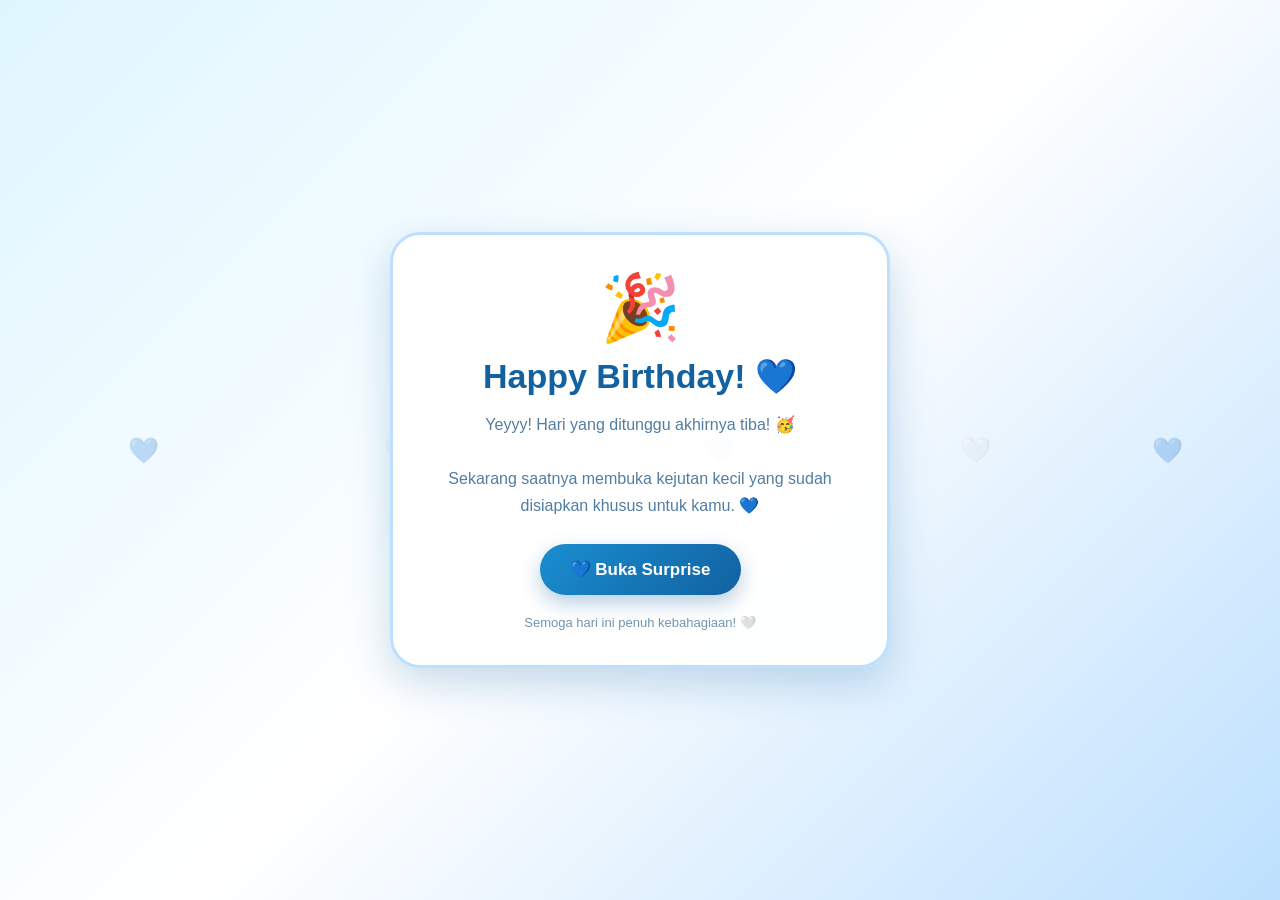
<file: index.html>
<!DOCTYPE html>
<html lang="id">
<head>
    <meta charset="UTF-8">
    <meta name="viewport" content="width=device-width, initial-scale=1.0">

    <title>Birthday Surprise 💙</title>

    <style>
        * {
            box-sizing: border-box;
            margin: 0;
            padding: 0;
        }

        body {
            min-height: 100vh;
            font-family: Arial, sans-serif;
            background: linear-gradient(135deg, #dff6ff, #ffffff, #bde0fe);
            display: flex;
            justify-content: center;
            align-items: center;
            overflow: hidden;
            color: #174a7e;
        }

        /* Background hearts */
        .heart {
            position: fixed;
            color: rgba(65, 150, 220, 0.25);
            font-size: 25px;
            animation: floating 8s linear infinite;
            z-index: 0;
        }

        .heart:nth-child(1) {
            left: 10%;
            animation-delay: 0s;
        }

        .heart:nth-child(2) {
            left: 30%;
            animation-delay: 2s;
        }

        .heart:nth-child(3) {
            left: 55%;
            animation-delay: 4s;
        }

        .heart:nth-child(4) {
            left: 75%;
            animation-delay: 1s;
        }

        .heart:nth-child(5) {
            left: 90%;
            animation-delay: 3s;
        }

        @keyframes floating {
            0% {
                transform: translateY(100vh) rotate(0deg);
                opacity: 0;
            }

            20% {
                opacity: 1;
            }

            100% {
                transform: translateY(-120vh) rotate(360deg);
                opacity: 0;
            }
        }

        /* Container */
        .container {
            width: 92%;
            max-width: 500px;
            background: rgba(255, 255, 255, 0.94);
            border-radius: 30px;
            padding: 35px 25px;
            text-align: center;
            box-shadow: 0 15px 40px rgba(40, 110, 170, 0.25);
            border: 3px solid #bde0fe;
            position: relative;
            z-index: 2;
        }

        .icon {
            font-size: 65px;
            margin-bottom: 10px;
            animation: bounce 2s infinite;
        }

        @keyframes bounce {
            0%, 100% {
                transform: translateY(0);
            }

            50% {
                transform: translateY(-10px);
            }
        }

        h1 {
            color: #1769aa;
            font-size: 30px;
            margin-bottom: 12px;
        }

        .subtitle {
            color: #527da3;
            font-size: 16px;
            line-height: 1.6;
            margin-bottom: 25px;
        }

        /* Countdown */
        .countdown {
            display: grid;
            grid-template-columns: repeat(4, 1fr);
            gap: 8px;
            margin: 20px 0 25px;
        }

        .time-box {
            background: linear-gradient(135deg, #e6f7ff, #ffffff);
            border: 2px solid #a9d8f5;
            border-radius: 15px;
            padding: 14px 5px;
        }

        .number {
            display: block;
            font-size: 25px;
            font-weight: bold;
            color: #1261a0;
        }

        .label {
            display: block;
            font-size: 11px;
            color: #5d86a8;
            margin-top: 5px;
        }

        .birthday-date {
            background: #e8f6ff;
            padding: 12px;
            border-radius: 15px;
            color: #1769aa;
            font-weight: bold;
            margin-bottom: 20px;
        }

        /* Locked */
        #locked {
            display: block;
        }

        /* Open */
        #opened {
            display: none;
        }

        .opened-title {
            font-size: 34px;
            color: #1261a0;
            margin-bottom: 15px;
        }

        .opened-text {
            color: #527da3;
            line-height: 1.7;
            margin-bottom: 25px;
        }

        .enter-button {
            border: none;
            background: linear-gradient(135deg, #198fd1, #1261a0);
            color: white;
            font-size: 17px;
            font-weight: bold;
            padding: 15px 30px;
            border-radius: 50px;
            cursor: pointer;
            box-shadow: 0 8px 20px rgba(18, 97, 160, 0.3);
            transition: 0.3s;
        }

        .enter-button:hover {
            transform: scale(1.05);
            box-shadow: 0 10px 25px rgba(18, 97, 160, 0.4);
        }

        .small-text {
            font-size: 13px;
            color: #7295b0;
            margin-top: 20px;
        }

        /* Mobile */
        @media (max-width: 400px) {
            .container {
                padding: 28px 18px;
            }

            h1 {
                font-size: 25px;
            }

            .icon {
                font-size: 55px;
            }

            .countdown {
                gap: 5px;
            }

            .number {
                font-size: 21px;
            }

            .label {
                font-size: 9px;
            }
        }
    </style>
</head>

<body>

    <!-- Floating hearts -->
    <div class="heart">💙</div>
    <div class="heart">🤍</div>
    <div class="heart">💙</div>
    <div class="heart">🤍</div>
    <div class="heart">💙</div>

    <div class="container">

        <!-- ========================= -->
        <!-- HALAMAN SEBELUM ULTAH -->
        <!-- ========================= -->

        <div id="locked">

            <div class="icon">🎁</div>

            <h1>Birthday Surprise 💙</h1>

            <p class="subtitle">
                Ada sesuatu yang spesial sedang menunggu kamu...
                <br>
                Tapi belum waktunya dibuka 🤭
            </p>

            <div class="birthday-date">
                🎂 27 Oktober 2026
            </div>

            <p class="subtitle">
                Surprise akan terbuka dalam:
            </p>

            <!-- COUNTDOWN -->
            <div class="countdown">

                <div class="time-box">
                    <span class="number" id="days">0</span>
                    <span class="label">HARI</span>
                </div>

                <div class="time-box">
                    <span class="number" id="hours">0</span>
                    <span class="label">JAM</span>
                </div>

                <div class="time-box">
                    <span class="number" id="minutes">0</span>
                    <span class="label">MENIT</span>
                </div>

                <div class="time-box">
                    <span class="number" id="seconds">0</span>
                    <span class="label">DETIK</span>
                </div>

            </div>

            <p class="small-text">
                Sabar yaa... 💙✨
            </p>

        </div>


        <!-- ========================= -->
        <!-- HALAMAN SETELAH ULTAH -->
        <!-- ========================= -->

        <div id="opened">

            <div class="icon">🎉</div>

            <h2 class="opened-title">
                Happy Birthday! 💙
            </h2>

            <p class="opened-text">
                Yeyyy! Hari yang ditunggu akhirnya tiba! 🥳
                <br><br>
                Sekarang saatnya membuka kejutan kecil
                yang sudah disiapkan khusus untuk kamu. 💙
            </p>

            <button class="enter-button" onclick="masukWebsite()">
                💙 Buka Surprise
            </button>

            <p class="small-text">
                Semoga hari ini penuh kebahagiaan! 🤍
            </p>

        </div>

    </div>


    <script>

        // =========================================
        // TANGGAL ULANG TAHUN
        // 27 OKTOBER 2026
        // =========================================

        const tanggalUltah = new Date("2026-10-27T00:00:00");


        // =========================================
        // FUNGSI COUNTDOWN
        // =========================================

        function updateCountdown() {

            const sekarang = new Date();

            const selisih = tanggalUltah - sekarang;


            // Jika waktunya sudah sampai
            if (selisih <= 0) {

                bukaWebsite();

                return;
            }


            // Hitung hari
            const days = Math.floor(
                selisih / (1000 * 60 * 60 * 24)
            );


            // Hitung jam
            const hours = Math.floor(
                (selisih / (1000 * 60 * 60)) % 24
            );


            // Hitung menit
            const minutes = Math.floor(
                (selisih / (1000 * 60)) % 60
            );


            // Hitung detik
            const seconds = Math.floor(
                (selisih / 1000) % 60
            );


            // Tampilkan
            document.getElementById("days").textContent =
                days;

            document.getElementById("hours").textContent =
                String(hours).padStart(2, "0");

            document.getElementById("minutes").textContent =
                String(minutes).padStart(2, "0");

            document.getElementById("seconds").textContent =
                String(seconds).padStart(2, "0");
        }


        // =========================================
        // MEMBUKA WEBSITE
        // =========================================

        function bukaWebsite() {

            document.getElementById("locked").style.display =
                "none";

            document.getElementById("opened").style.display =
                "block";
        }


        // =========================================
        // TOMBOL MASUK KE QUIZ
        // =========================================

        function masukWebsite() {

            window.location.href = "quiz.html";

        }


        // =========================================
        // JALANKAN COUNTDOWN
        // =========================================

        updateCountdown();

        setInterval(updateCountdown, 1000);

    </script>

</body>
                        </html>
</file>
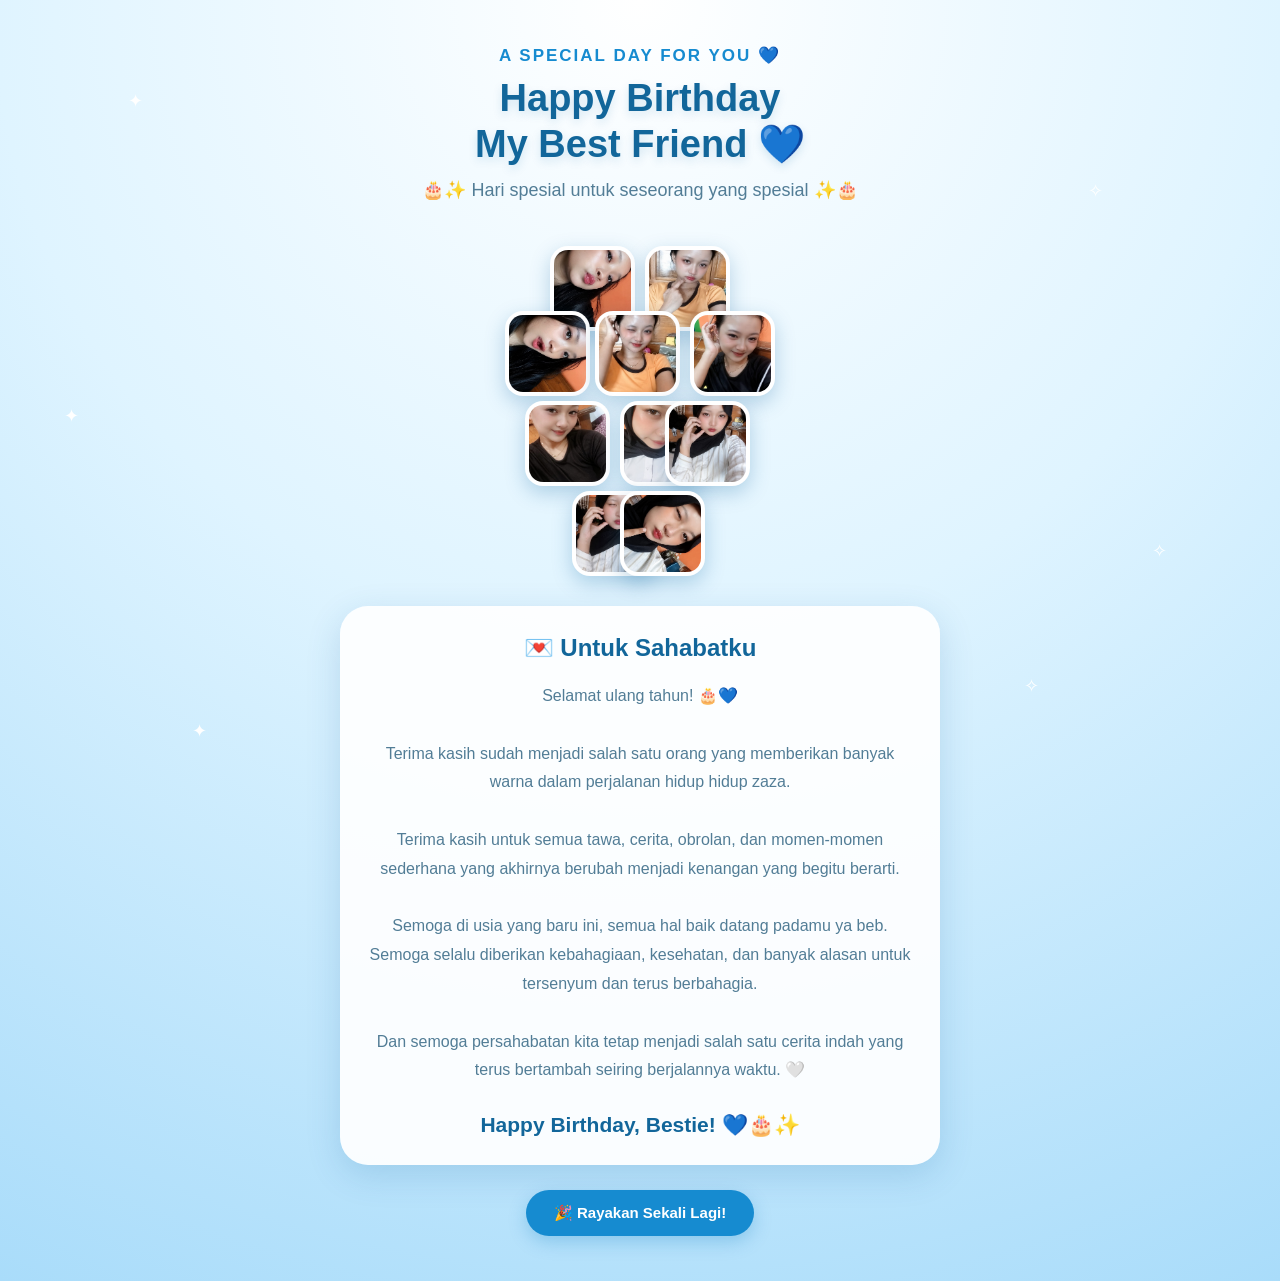
<file: akhir.html>
<!DOCTYPE html>
<html lang="id">
<head>
    <meta charset="UTF-8">
    <meta name="viewport" content="width=device-width, initial-scale=1.0">

    <title>Happy Birthday My Best Friend 💙</title>

    <style>
        * {
            box-sizing: border-box;
        }

        body {
            margin: 0;
            min-height: 100vh;
            font-family: Arial, sans-serif;
            background:
                radial-gradient(circle at top, #ffffff, #dff4ff 45%, #a9dcfa);
            color: #164b6b;
            overflow-x: hidden;
        }

        .container {
            min-height: 100vh;
            display: flex;
            flex-direction: column;
            align-items: center;
            text-align: center;
            padding: 45px 15px;
        }

        /* JUDUL */

        .small-title {
            color: #168bd0;
            font-size: 17px;
            font-weight: bold;
            letter-spacing: 2px;
            margin-bottom: 10px;
        }

        h1 {
            margin: 0;
            color: #12669a;
            font-size: 38px;
            line-height: 1.2;
            text-shadow: 0 4px 10px rgba(0, 100, 160, 0.15);
        }

        .birthday {
            margin-top: 12px;
            color: #527d96;
            font-size: 18px;
        }

        /* HATI FOTO */

        .heart-gallery {
            position: relative;
            width: 360px;
            height: 330px;
            margin: 45px auto 30px;
        }

        .photo {
            position: absolute;
            width: 85px;
            height: 85px;
            border-radius: 18px;
            overflow: hidden;
            background: white;
            padding: 4px;
            box-shadow:
                0 7px 20px rgba(0, 90, 150, 0.25);
            transition: 0.3s;
            animation: photoFloat 3s ease-in-out infinite;
        }

        .photo:hover {
            transform: scale(1.15);
            z-index: 20;
        }

        .photo img {
            width: 100%;
            height: 100%;
            object-fit: cover;
            border-radius: 14px;
        }

        /* POSISI FOTO MEMBENTUK HATI */

        .p1 {
            left: 90px;
            top: 0;
        }

        .p2 {
            left: 185px;
            top: 0;
        }

        .p3 {
            left: 45px;
            top: 65px;
        }

        .p4 {
            left: 135px;
            top: 65px;
        }

        .p5 {
            left: 230px;
            top: 65px;
        }

        .p6 {
            left: 65px;
            top: 155px;
        }

        .p7 {
            left: 160px;
            top: 155px;
        }

        .p8 {
            left: 112px;
            top: 245px;
        }

        .p9 {
            left: 205px;
            top: 155px;
        }

        .p10 {
            left: 160px;
            top: 245px;
        }

        @keyframes photoFloat {

            0%, 100% {
                transform: translateY(0);
            }

            50% {
                transform: translateY(-5px);
            }

        }

        /* PESAN */

        .message {
            width: 100%;
            max-width: 600px;
            background: rgba(255,255,255,0.92);
            padding: 28px 22px;
            border-radius: 28px;
            box-shadow:
                0 10px 35px rgba(0, 90, 150, 0.16);
        }

        .message h2 {
            color: #12669a;
            margin-top: 0;
        }

        .message p {
            color: #527d96;
            line-height: 1.8;
            margin-bottom: 0;
        }

        .ending {
            margin-top: 28px;
            color: #12669a;
            font-size: 21px;
            font-weight: bold;
        }

        /* TOMBOL */

        button {
            margin-top: 25px;
            border: none;
            background: #168bd0;
            color: white;
            padding: 14px 28px;
            border-radius: 25px;
            font-size: 15px;
            font-weight: bold;
            cursor: pointer;
            box-shadow: 0 6px 18px rgba(0, 120, 190, 0.25);
        }

        button:hover {
            background: #0d72ae;
        }

        /* BINTANG */

        .star {
            position: fixed;
            color: white;
            font-size: 18px;
            animation: sparkle 2s infinite;
            pointer-events: none;
        }

        @keyframes sparkle {

            0%, 100% {
                opacity: 0.2;
                transform: scale(0.7);
            }

            50% {
                opacity: 1;
                transform: scale(1.3);
            }

        }

        /* CONFETTI */

        .confetti {
            position: fixed;
            top: -20px;
            width: 9px;
            height: 14px;
            background: white;
            animation: fall 4s linear forwards;
            pointer-events: none;
        }

        @keyframes fall {

            0% {
                transform:
                    translateY(-20px)
                    rotate(0deg);
                opacity: 1;
            }

            100% {
                transform:
                    translateY(110vh)
                    rotate(720deg);
                opacity: 0;
            }

        }

        /* HP */

        @media (max-width: 500px) {

            h1 {
                font-size: 30px;
            }

            .heart-gallery {
                width: 320px;
                height: 300px;
                transform: scale(0.9);
                margin-top: 30px;
                margin-bottom: 10px;
            }

            .message {
                padding: 25px 18px;
            }

        }
    </style>
</head>

<body>

    <!-- BINTANG -->

    <div class="star" style="top:10%; left:10%;">✦</div>
    <div class="star" style="top:20%; left:85%; animation-delay:0.5s;">✧</div>
    <div class="star" style="top:45%; left:5%; animation-delay:1s;">✦</div>
    <div class="star" style="top:60%; left:90%; animation-delay:1.5s;">✧</div>
    <div class="star" style="top:80%; left:15%; animation-delay:0.7s;">✦</div>
    <div class="star" style="top:75%; left:80%; animation-delay:1.2s;">✧</div>


    <div class="container">

        <div class="small-title">
            A SPECIAL DAY FOR YOU 💙
        </div>

        <h1>
            Happy Birthday<br>
            My Best Friend 💙
        </h1>

        <div class="birthday">
            🎂✨ Hari spesial untuk seseorang yang spesial ✨🎂
        </div>


        <!-- GALERI BENTUK HATI -->

        <div class="heart-gallery">

            <div class="photo p1">
                <img src="piya1.jpg" alt="Foto 1">
            </div>

            <div class="photo p2">
                <img src="piya2.jpg" alt="Foto 2">
            </div>

            <div class="photo p3">
                <img src="piya3.jpg" alt="Foto 3">
            </div>

            <div class="photo p4">
                <img src="piya4.jpg" alt="Foto 4">
            </div>

            <div class="photo p5">
                <img src="piya5.jpg" alt="Foto 5">
            </div>

            <div class="photo p6">
                <img src="piya6.jpg" alt="Foto 6">
            </div>

            <div class="photo p7">
                <img src="piya7.jpg" alt="Foto 7">
            </div>

            <div class="photo p8">
                <img src="piya8.jpg" alt="Foto 8">
            </div>

            <div class="photo p9">
                <img src="piya9.jpg" alt="Foto 9">
            </div>

            <div class="photo p10">
                <img src="piya10.jpg" alt="Foto 10">
            </div>

        </div>


        <!-- PESAN PENUTUP -->

        <div class="message">

            <h2>
                💌 Untuk Sahabatku
            </h2>

            <p>
                Selamat ulang tahun! 🎂💙
                <br><br>

                Terima kasih sudah menjadi salah satu
                orang yang memberikan banyak warna
                dalam perjalanan hidup hidup zaza.
                <br><br>

                Terima kasih untuk semua tawa,
                cerita, obrolan, dan momen-momen
                sederhana yang akhirnya berubah
                menjadi kenangan yang begitu berarti.
                <br><br>

                Semoga di usia yang baru ini,
                semua hal baik datang padamu ya beb.
                Semoga selalu diberikan kebahagiaan,
                kesehatan, dan banyak alasan untuk
                tersenyum dan terus berbahagia.
                <br><br>

                Dan semoga persahabatan kita tetap
                menjadi salah satu cerita indah yang
                terus bertambah seiring berjalannya
                waktu. 🤍
            </p>

            <div class="ending">
                Happy Birthday, Bestie! 💙🎂✨
            </div>

        </div>


        <button onclick="buatConfetti()">
            🎉 Rayakan Sekali Lagi!
        </button>

    </div>


    <script>

        function buatConfetti() {

            for (let i = 0; i < 80; i++) {

                const confetti =
                    document.createElement("div");

                confetti.className =
                    "confetti";

                confetti.style.left =
                    Math.random() * 100 + "vw";

                confetti.style.animationDelay =
                    Math.random() * 1.5 + "s";

                confetti.style.transform =
                    "rotate(" +
                    Math.random() * 360 +
                    "deg)";

                document.body.appendChild(confetti);


                setTimeout(function() {

                    confetti.remove();

                }, 5000);

            }

        }


        /* CONFETTI OTOMATIS SAAT HALAMAN DIBUKA */

        window.onload = function() {

            buatConfetti();

        };

    </script>

</body>
</html>
</file>
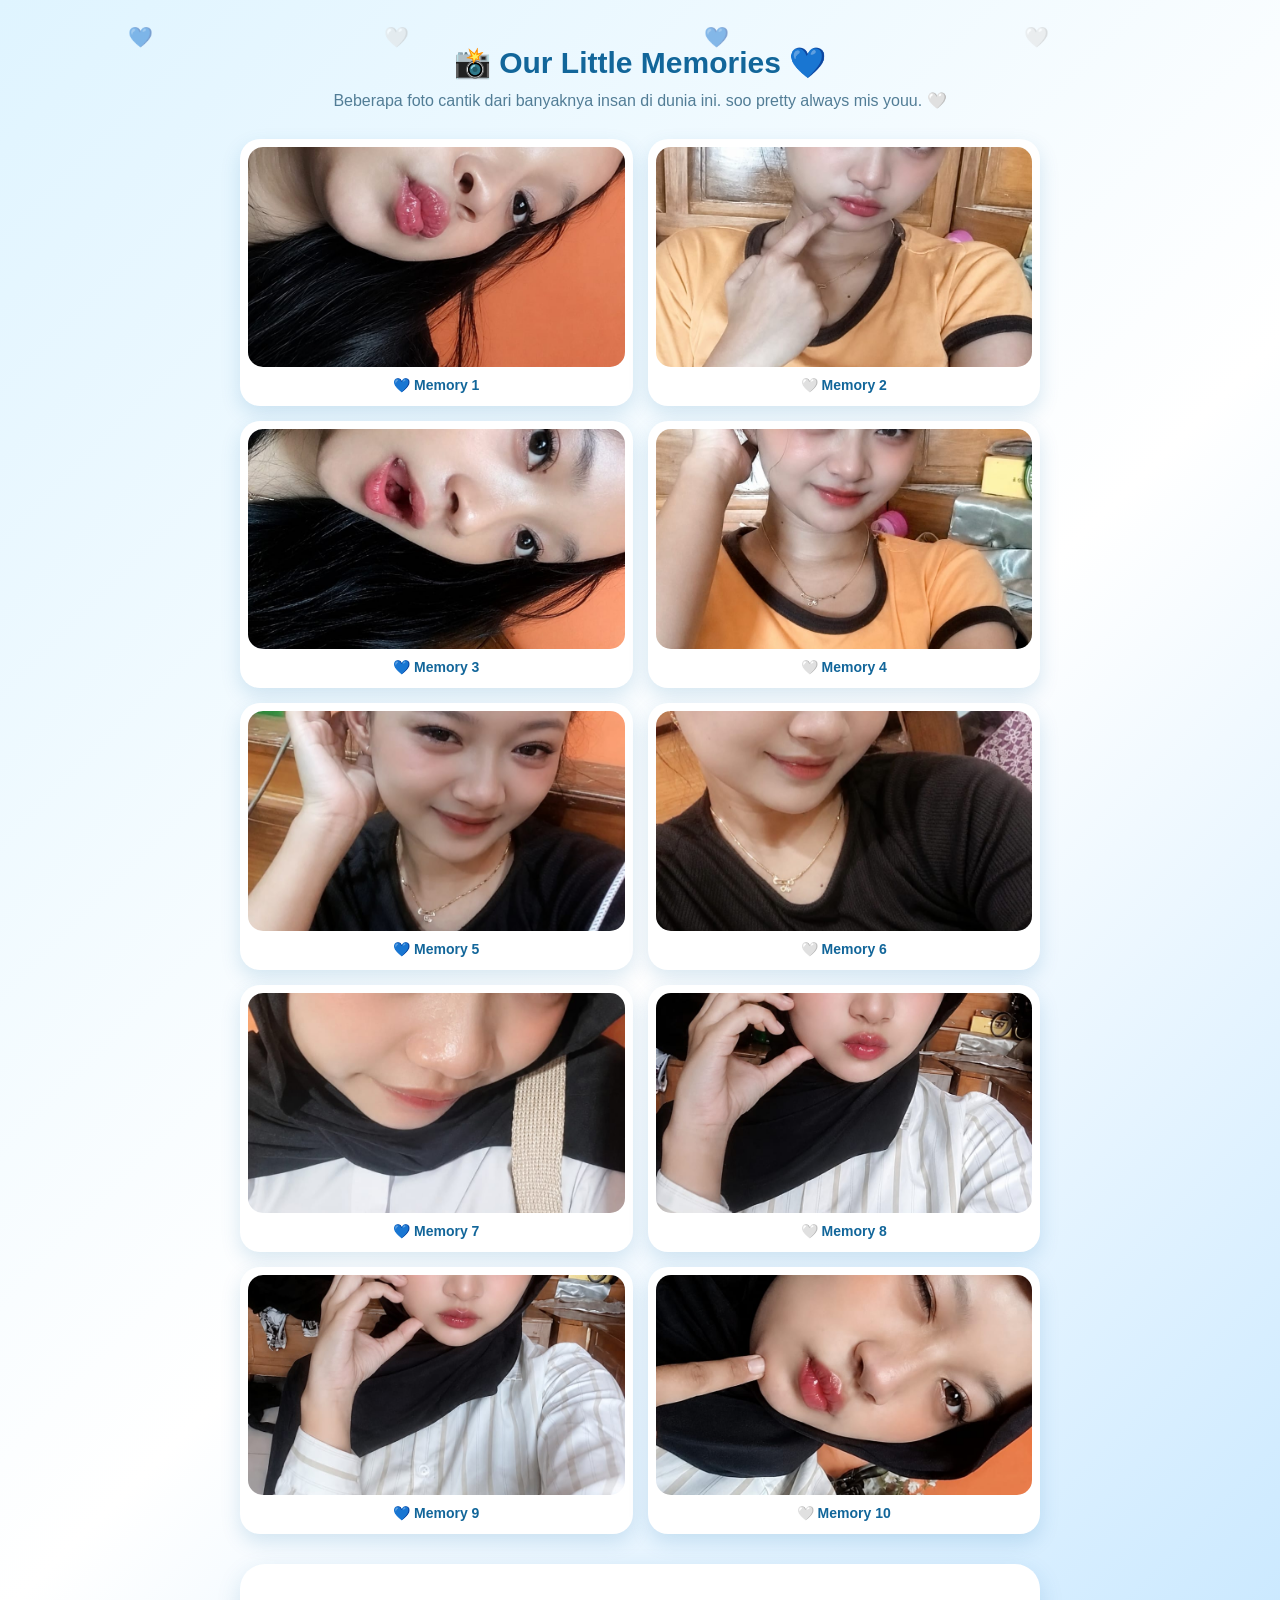
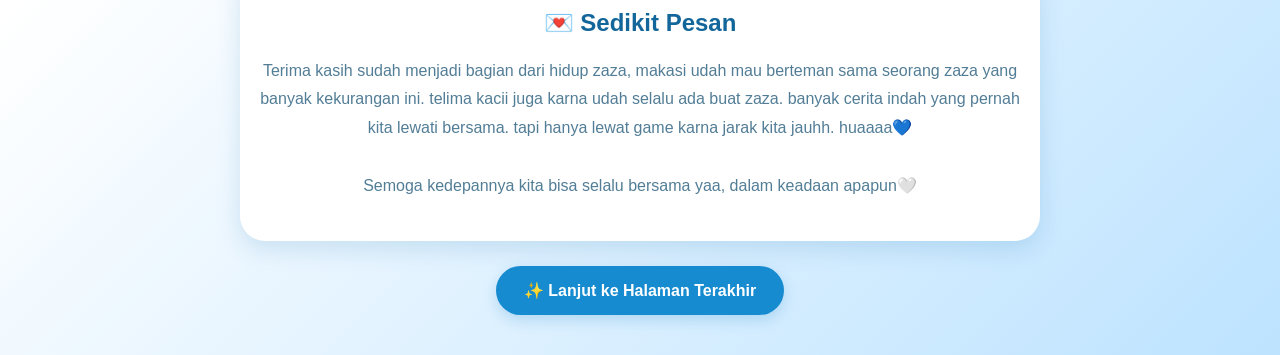
<file: galeri.html>
<!DOCTYPE html>
<html lang="id">
<head>
    <meta charset="UTF-8">
    <meta name="viewport" content="width=device-width, initial-scale=1.0">

    <title>Galeri Kenangan 💙</title>

    <style>
        * {
            box-sizing: border-box;
        }

        body {
            margin: 0;
            min-height: 100vh;
            font-family: Arial, sans-serif;
            background: linear-gradient(135deg, #dff4ff, #ffffff, #bde3ff);
            color: #164b6b;
            padding: 25px 15px 40px;
        }

        .container {
            width: 100%;
            max-width: 800px;
            margin: auto;
            text-align: center;
        }

        h1 {
            color: #12669a;
            margin-bottom: 8px;
            font-size: 30px;
        }

        .subtitle {
            color: #527d96;
            line-height: 1.6;
            margin-bottom: 25px;
        }

        /* GALERI */

        .gallery {
            display: grid;
            grid-template-columns: repeat(2, 1fr);
            gap: 15px;
        }

        .photo-card {
            background: white;
            padding: 8px;
            border-radius: 20px;
            box-shadow: 0 8px 20px rgba(0, 100, 160, 0.15);
            transition: 0.3s;
        }

        .photo-card:hover {
            transform: translateY(-5px) rotate(1deg);
        }

        .photo-card img {
            width: 100%;
            height: 220px;
            object-fit: cover;
            border-radius: 15px;
            display: block;
        }

        .caption {
            padding: 10px 5px 5px;
            color: #12669a;
            font-weight: bold;
            font-size: 14px;
        }

        /* PESAN */

        .message {
            margin-top: 30px;
            background: white;
            padding: 25px 20px;
            border-radius: 25px;
            box-shadow: 0 8px 25px rgba(0, 100, 160, 0.15);
        }

        .message h2 {
            color: #12669a;
        }

        .message p {
            color: #527d96;
            line-height: 1.8;
        }

        /* TOMBOL */

        .next-button {
            margin-top: 25px;
            border: none;
            background: #168bd0;
            color: white;
            padding: 15px 28px;
            border-radius: 25px;
            font-size: 16px;
            font-weight: bold;
            cursor: pointer;
            box-shadow: 0 5px 15px rgba(0, 120, 190, 0.2);
        }

        .next-button:hover {
            background: #0d72ae;
        }

        /* HATI */

        .heart {
            position: fixed;
            font-size: 20px;
            pointer-events: none;
            opacity: 0.5;
            animation: float 7s linear infinite;
        }

        @keyframes float {

            0% {
                transform: translateY(100vh);
                opacity: 0;
            }

            20% {
                opacity: 0.5;
            }

            100% {
                transform: translateY(-10vh);
                opacity: 0;
            }

        }

        /* HP */

        @media (max-width: 500px) {

            h1 {
                font-size: 25px;
            }

            .gallery {
                grid-template-columns: repeat(2, 1fr);
                gap: 10px;
            }

            .photo-card img {
                height: 170px;
            }

        }
    </style>
</head>

<body>

    <!-- HATI -->

    <div class="heart" style="left:10%; animation-delay:0s;">💙</div>
    <div class="heart" style="left:30%; animation-delay:2s;">🤍</div>
    <div class="heart" style="left:55%; animation-delay:4s;">💙</div>
    <div class="heart" style="left:80%; animation-delay:1s;">🤍</div>


    <div class="container">

        <h1>📸 Our Little Memories 💙</h1>

        <div class="subtitle">
            Beberapa foto cantik dari banyaknya
            insan di dunia ini. soo pretty 
            always mis youu. 🤍
        </div>


        <!-- GALERI FOTO -->

        <div class="gallery">

            <div class="photo-card">
                <img src="piya1.jpg" alt="Kenangan 1">
                <div class="caption">💙 Memory 1</div>
            </div>

            <div class="photo-card">
                <img src="piya2.jpg" alt="Kenangan 2">
                <div class="caption">🤍 Memory 2</div>
            </div>

            <div class="photo-card">
                <img src="piya3.jpg" alt="Kenangan 3">
                <div class="caption">💙 Memory 3</div>
            </div>

            <div class="photo-card">
                <img src="piya4.jpg" alt="Kenangan 4">
                <div class="caption">🤍 Memory 4</div>
            </div>

            <div class="photo-card">
                <img src="piya5.jpg" alt="Kenangan 5">
                <div class="caption">💙 Memory 5</div>
            </div>

            <div class="photo-card">
                <img src="piya6.jpg" alt="Kenangan 6">
                <div class="caption">🤍 Memory 6</div>
            </div>

            <div class="photo-card">
                <img src="piya7.jpg" alt="Kenangan 7">
                <div class="caption">💙 Memory 7</div>
            </div>

            <div class="photo-card">
                <img src="piya8.jpg" alt="Kenangan 8">
                <div class="caption">🤍 Memory 8</div>
            </div>

            <div class="photo-card">
                <img src="piya9.jpg" alt="Kenangan 9">
                <div class="caption">💙 Memory 9</div>
            </div>

            <div class="photo-card">
                <img src="piya10.jpg" alt="Kenangan 10">
                <div class="caption">🤍 Memory 10</div>
            </div>

        </div>


        <!-- PESAN -->

        <div class="message">

            <h2>💌 Sedikit Pesan</h2>

            <p>
                Terima kasih sudah menjadi bagian dari hidup
                zaza, makasi udah mau berteman sama seorang zaza
                yang banyak kekurangan ini. telima kacii juga karna 
                udah selalu ada buat zaza. banyak cerita indah 
                yang pernah kita lewati bersama. tapi hanya lewat 
                game karna jarak kita jauhh. huaaaa💙
                <br><br>

                Semoga kedepannya kita bisa selalu bersama 
                yaa, dalam keadaan apapun🤍
            </p>

        </div>


        <!-- TOMBOL KE HALAMAN TERAKHIR -->

        <button
            class="next-button"
            onclick="goNext()"
        >
            ✨ Lanjut ke Halaman Terakhir
        </button>

    </div>


    <script>

        function goNext() {

            window.location.href = "akhir.html";

        }

    </script>

</body>
                    </html>
</file>
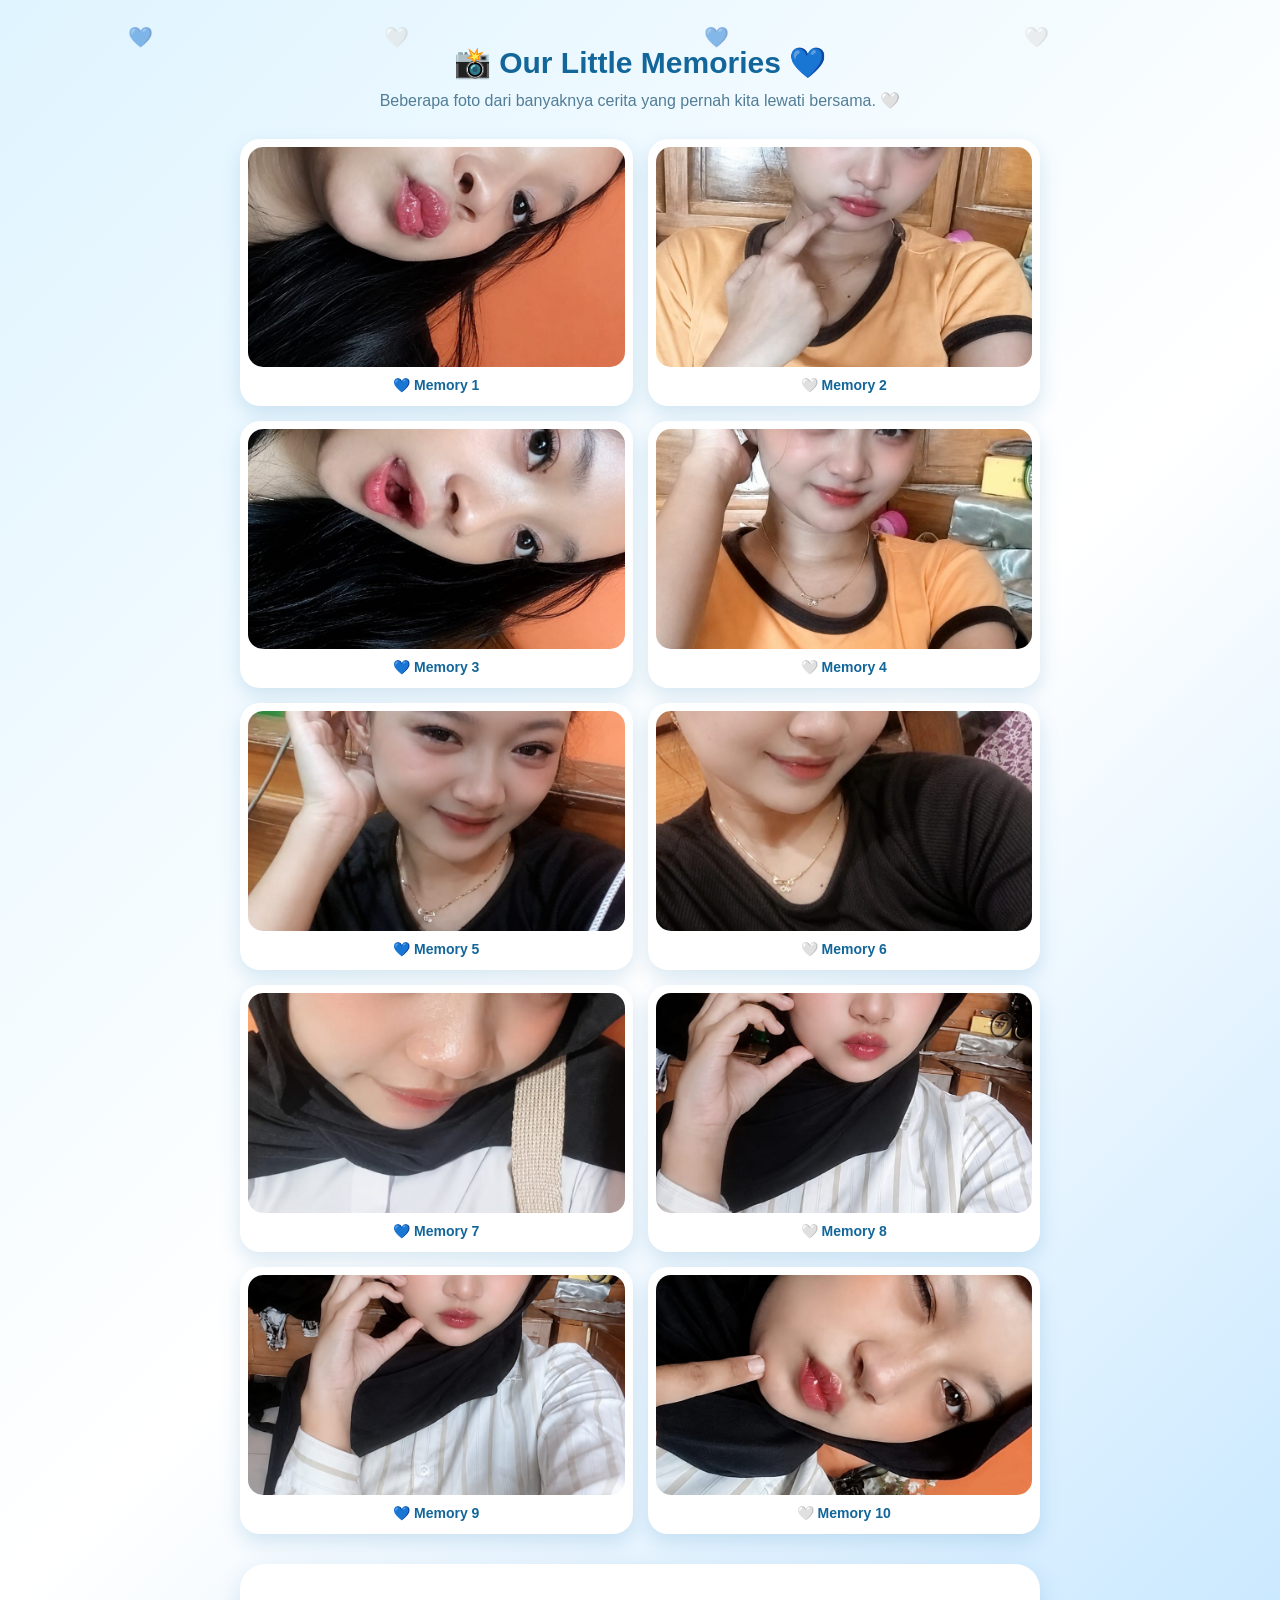
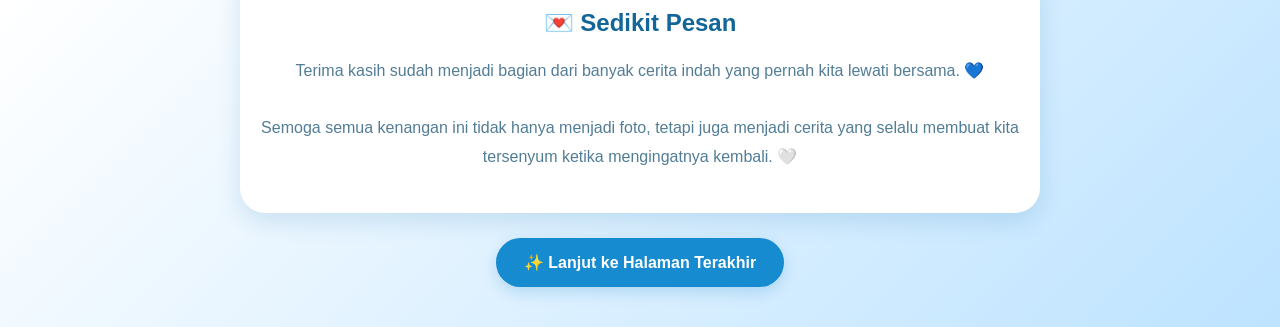
<file: galery.html>
<!DOCTYPE html>
<html lang="id">
<head>
    <meta charset="UTF-8">
    <meta name="viewport" content="width=device-width, initial-scale=1.0">

    <title>Galeri Kenangan 💙</title>

    <style>
        * {
            box-sizing: border-box;
        }

        body {
            margin: 0;
            min-height: 100vh;
            font-family: Arial, sans-serif;
            background: linear-gradient(135deg, #dff4ff, #ffffff, #bde3ff);
            color: #164b6b;
            padding: 25px 15px 40px;
        }

        .container {
            width: 100%;
            max-width: 800px;
            margin: auto;
            text-align: center;
        }

        h1 {
            color: #12669a;
            margin-bottom: 8px;
            font-size: 30px;
        }

        .subtitle {
            color: #527d96;
            line-height: 1.6;
            margin-bottom: 25px;
        }

        /* GALERI */

        .gallery {
            display: grid;
            grid-template-columns: repeat(2, 1fr);
            gap: 15px;
        }

        .photo-card {
            background: white;
            padding: 8px;
            border-radius: 20px;
            box-shadow: 0 8px 20px rgba(0, 100, 160, 0.15);
            transition: 0.3s;
        }

        .photo-card:hover {
            transform: translateY(-5px) rotate(1deg);
        }

        .photo-card img {
            width: 100%;
            height: 220px;
            object-fit: cover;
            border-radius: 15px;
            display: block;
        }

        .caption {
            padding: 10px 5px 5px;
            color: #12669a;
            font-weight: bold;
            font-size: 14px;
        }

        /* PESAN */

        .message {
            margin-top: 30px;
            background: white;
            padding: 25px 20px;
            border-radius: 25px;
            box-shadow: 0 8px 25px rgba(0, 100, 160, 0.15);
        }

        .message h2 {
            color: #12669a;
        }

        .message p {
            color: #527d96;
            line-height: 1.8;
        }

        /* TOMBOL */

        .next-button {
            margin-top: 25px;
            border: none;
            background: #168bd0;
            color: white;
            padding: 15px 28px;
            border-radius: 25px;
            font-size: 16px;
            font-weight: bold;
            cursor: pointer;
            box-shadow: 0 5px 15px rgba(0, 120, 190, 0.2);
        }

        .next-button:hover {
            background: #0d72ae;
        }

        /* HATI */

        .heart {
            position: fixed;
            font-size: 20px;
            pointer-events: none;
            opacity: 0.5;
            animation: float 7s linear infinite;
        }

        @keyframes float {

            0% {
                transform: translateY(100vh);
                opacity: 0;
            }

            20% {
                opacity: 0.5;
            }

            100% {
                transform: translateY(-10vh);
                opacity: 0;
            }

        }

        /* HP */

        @media (max-width: 500px) {

            h1 {
                font-size: 25px;
            }

            .gallery {
                grid-template-columns: repeat(2, 1fr);
                gap: 10px;
            }

            .photo-card img {
                height: 170px;
            }

        }
    </style>
</head>

<body>

    <!-- HATI -->

    <div class="heart" style="left:10%; animation-delay:0s;">💙</div>
    <div class="heart" style="left:30%; animation-delay:2s;">🤍</div>
    <div class="heart" style="left:55%; animation-delay:4s;">💙</div>
    <div class="heart" style="left:80%; animation-delay:1s;">🤍</div>


    <div class="container">

        <h1>📸 Our Little Memories 💙</h1>

        <div class="subtitle">
            Beberapa foto dari banyaknya cerita
            yang pernah kita lewati bersama. 🤍
        </div>


        <!-- GALERI FOTO -->

        <div class="gallery">

            <div class="photo-card">
                <img src="piya1.jpg" alt="Kenangan 1">
                <div class="caption">💙 Memory 1</div>
            </div>

            <div class="photo-card">
                <img src="piya2.jpg" alt="Kenangan 2">
                <div class="caption">🤍 Memory 2</div>
            </div>

            <div class="photo-card">
                <img src="piya3.jpg" alt="Kenangan 3">
                <div class="caption">💙 Memory 3</div>
            </div>

            <div class="photo-card">
                <img src="piya4.jpg" alt="Kenangan 4">
                <div class="caption">🤍 Memory 4</div>
            </div>

            <div class="photo-card">
                <img src="piya5.jpg" alt="Kenangan 5">
                <div class="caption">💙 Memory 5</div>
            </div>

            <div class="photo-card">
                <img src="piya6.jpg" alt="Kenangan 6">
                <div class="caption">🤍 Memory 6</div>
            </div>

            <div class="photo-card">
                <img src="piya7.jpg" alt="Kenangan 7">
                <div class="caption">💙 Memory 7</div>
            </div>

            <div class="photo-card">
                <img src="piya8.jpg" alt="Kenangan 8">
                <div class="caption">🤍 Memory 8</div>
            </div>

            <div class="photo-card">
                <img src="piya9.jpg" alt="Kenangan 9">
                <div class="caption">💙 Memory 9</div>
            </div>

            <div class="photo-card">
                <img src="piya10.jpg" alt="Kenangan 10">
                <div class="caption">🤍 Memory 10</div>
            </div>

        </div>


        <!-- PESAN -->

        <div class="message">

            <h2>💌 Sedikit Pesan</h2>

            <p>
                Terima kasih sudah menjadi bagian dari
                banyak cerita indah yang pernah kita
                lewati bersama. 💙
                <br><br>

                Semoga semua kenangan ini tidak hanya
                menjadi foto, tetapi juga menjadi cerita
                yang selalu membuat kita tersenyum
                ketika mengingatnya kembali. 🤍
            </p>

        </div>


        <!-- TOMBOL KE HALAMAN TERAKHIR -->

        <button
            class="next-button"
            onclick="goNext()"
        >
            ✨ Lanjut ke Halaman Terakhir
        </button>

    </div>


    <script>

        function goNext() {

            window.location.href = "akhir.html";

        }

    </script>

</body>
                    </html>
</file>
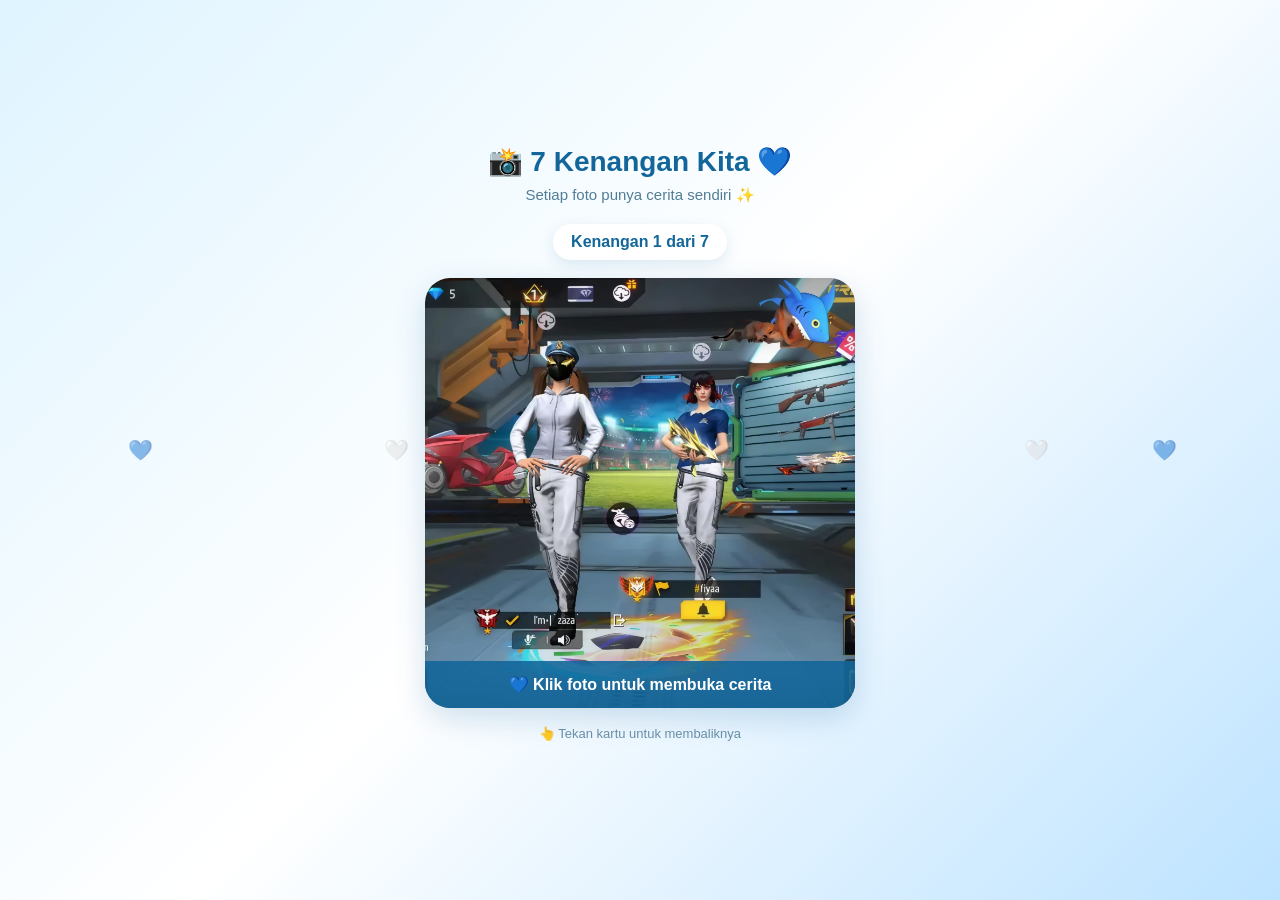
<file: kenangan.html>
<!DOCTYPE html><html lang="id">
<head>
    <meta charset="UTF-8">
    <meta name="viewport" content="width=device-width, initial-scale=1.0"><title>7 Kenangan Kita 💙</title>

<style>
    * {
        box-sizing: border-box;
    }

    body {
        margin: 0;
        min-height: 100vh;
        font-family: Arial, sans-serif;
        background: linear-gradient(
            135deg,
            #dff4ff,
            #ffffff,
            #bde3ff
        );
        color: #164b6b;
        display: flex;
        justify-content: center;
        align-items: center;
        padding: 20px;
        overflow-x: hidden;
    }

    .container {
        width: 100%;
        max-width: 430px;
        text-align: center;
        position: relative;
        z-index: 2;
    }

    h1 {
        margin: 0 0 8px;
        color: #12669a;
        font-size: 28px;
    }

    .subtitle {
        margin-bottom: 20px;
        color: #527d96;
        font-size: 15px;
    }

    .counter {
        background: white;
        padding: 9px 18px;
        border-radius: 20px;
        display: inline-block;
        margin-bottom: 18px;
        box-shadow: 0 5px 15px rgba(0, 100, 160, 0.12);
        font-weight: bold;
        color: #12669a;
    }

    /* CARD */

    .card-container {
        perspective: 1000px;
        width: 100%;
        height: 430px;
        margin-bottom: 18px;
    }

    .card {
        width: 100%;
        height: 100%;
        position: relative;
        transition: transform 0.7s;
        transform-style: preserve-3d;
        cursor: pointer;
    }

    .card.flipped {
        transform: rotateY(180deg);
    }

    .card-front,
    .card-back {
        position: absolute;
        width: 100%;
        height: 100%;
        backface-visibility: hidden;
        -webkit-backface-visibility: hidden;
        border-radius: 25px;
        background: white;
        box-shadow: 0 10px 30px rgba(0, 90, 150, 0.18);
        overflow: hidden;
    }

    /* FOTO DEPAN */

    .card-front {
        display: flex;
        align-items: center;
        justify-content: center;
    }

    .card-front img {
        width: 100%;
        height: 100%;
        object-fit: cover;
        display: block;
    }

    .photo-label {
        position: absolute;
        bottom: 0;
        left: 0;
        right: 0;
        background: rgba(18, 102, 154, 0.88);
        color: white;
        padding: 14px;
        font-weight: bold;
    }

    /* BAGIAN BELAKANG */

    .card-back {
        transform: rotateY(180deg);
        padding: 30px 22px;
        display: flex;
        flex-direction: column;
        justify-content: center;
        align-items: center;
    }

    .card-back h2 {
        color: #12669a;
        margin: 0 0 15px;
        font-size: 23px;
    }

    .card-back p {
        line-height: 1.7;
        color: #42677d;
        font-size: 15px;
        margin: 0;
    }

    .hint {
        font-size: 13px;
        color: #6b91a8;
        margin-bottom: 15px;
    }

    /* BUTTON */

    button {
        border: none;
        background: #168bd0;
        color: white;
        padding: 13px 25px;
        border-radius: 25px;
        font-size: 15px;
        font-weight: bold;
        cursor: pointer;
        box-shadow: 0 5px 15px rgba(0, 120, 190, 0.2);
        transition: 0.3s;
    }

    button:hover {
        background: #0d72ae;
        transform: scale(1.04);
    }

    button:active {
        transform: scale(0.97);
    }

    .next-button {
        display: none;
    }

    .next-button.show {
        display: inline-block;
    }

    /* HATI */

    .heart {
        position: fixed;
        font-size: 20px;
        animation: float 7s linear infinite;
        opacity: 0.5;
        pointer-events: none;
        z-index: 1;
    }

    @keyframes float {
        0% {
            transform: translateY(100vh);
            opacity: 0;
        }

        20% {
            opacity: 0.5;
        }

        100% {
            transform: translateY(-10vh);
            opacity: 0;
        }
    }

    /* RESPONSIVE */

    @media (max-width: 480px) {

        body {
            padding: 15px;
        }

        h1 {
            font-size: 24px;
        }

        .card-container {
            height: 400px;
        }

        .card-back {
            padding: 25px 20px;
        }

        .card-back h2 {
            font-size: 21px;
        }

        .card-back p {
            font-size: 14px;
        }
    }
</style>

</head><body><!-- HATI BERGERAK -->

<div class="heart" style="left:10%; animation-delay:0s;">💙</div>
<div class="heart" style="left:30%; animation-delay:2s;">🤍</div>
<div class="heart" style="left:55%; animation-delay:4s;">💙</div>
<div class="heart" style="left:80%; animation-delay:1s;">🤍</div>
<div class="heart" style="left:90%; animation-delay:5s;">💙</div>

<div class="container">

    <h1>📸 7 Kenangan Kita 💙</h1>

    <div class="subtitle">
        Setiap foto punya cerita sendiri ✨
    </div>

    <div class="counter" id="counter">
        Kenangan 1 dari 7
    </div>

    <!-- KARTU -->

    <div class="card-container">

        <div class="card" id="memoryCard">

            <!-- DEPAN -->

            <div class="card-front">

                <img
                    id="memoryImage"
                    src="foto kenangan1.jpg"
                    alt="Foto Kenangan 1"
                >

                <div class="photo-label">
                    💙 Klik foto untuk membuka cerita
                </div>

            </div>

            <!-- BELAKANG -->

            <div class="card-back">

                <h2 id="memoryTitle">
                    Kenangan Pertama 💙
                </h2>

                <p id="memoryText">
                    Momen pertama yang menjadi bagian
                    dari cerita persahabatan kita.
                </p>

            </div>

        </div>

    </div>

    <div class="hint" id="hint">
        👆 Tekan kartu untuk membaliknya
    </div>

    <button
        id="nextButton"
        class="next-button">
        Kenangan Berikutnya ➜
    </button>

</div>

<script>

    /* =====================================
       DATA 7 KENANGAN
    ===================================== */

    const memories = [

        {
            image: "foto kenangan1.jpg",
            title: "Kenangan Pertama 💙",
            text: "Momen pertama yang menjadi bagian dari cerita persahabatan kita. Mungkin terlihat sederhana, tetapi akan selalu punya tempat spesial di ingatan. 🤍"
        },

        {
            image: "foto kenangan2.jpg",
            title: "Kenangan Kedua 🤍",
            text: "Salah satu momen yang membuat kita tertawa dan menikmati waktu bersama. Semoga cerita seperti ini terus bertambah. 💙"
        },

        {
            image: "foto kenangan3.jpg",
            title: "Kenangan Ketiga 💙",
            text: "Ada banyak hal kecil yang ternyata menjadi kenangan besar. Terima kasih sudah menjadi bagian dari cerita yang begitu indah ini. ✨"
        },

        {
            image: "foto kenangan4.jpg",
            title: "Kenangan Keempat 🤍",
            text: "Momen ini mungkin tidak sempurna, tetapi justru ketidaksempurnaan itulah yang membuatnya terasa nyata dan berharga. 💙"
        },

        {
            image: "foto kenangan5.jpg",
            title: "Kenangan Kelima 💙",
            text: "Waktu terus berjalan dan banyak hal berubah, tetapi beberapa kenangan akan selalu terasa sama ketika kita mengingatnya kembali. 🤍"
        },

        {
            image: "foto kenangan6.jpg",
            title: "Kenangan Keenam 🤍",
            text: "Semoga di antara banyaknya hari yang kita lewati, akan selalu ada ruang untuk membuat kenangan baru bersama. 💙"
        },

        {
            image: "foto kenangan7.jpg",
            title: "Kenangan Ketujuh 💙",
            text: "Dan akhirnya kita sampai di kenangan terakhir. Tapi tenang, ini bukan akhir dari cerita kita. Masih akan ada banyak cerita dan kenangan baru yang menunggu. 🤍✨"
        }

    ];


    /* =====================================
       VARIABEL
    ===================================== */

    let currentMemory = 0;

    const memoryCard =
        document.getElementById("memoryCard");

    const memoryImage =
        document.getElementById("memoryImage");

    const memoryTitle =
        document.getElementById("memoryTitle");

    const memoryText =
        document.getElementById("memoryText");

    const counter =
        document.getElementById("counter");

    const nextButton =
        document.getElementById("nextButton");

    const hint =
        document.getElementById("hint");


    /* =====================================
       MEMBALIK KARTU
    ===================================== */

    memoryCard.addEventListener("click", function () {

        memoryCard.classList.toggle("flipped");

        if (memoryCard.classList.contains("flipped")) {

            nextButton.classList.add("show");

            hint.innerHTML =
                "💙 Cerita kenangannya ada di balik foto";

        } else {

            nextButton.classList.remove("show");

            hint.innerHTML =
                "👆 Tekan kartu untuk membaliknya";

        }

    });


    /* =====================================
       TOMBOL BERIKUTNYA
    ===================================== */

    nextButton.addEventListener("click", function () {

        /* Kalau masih ada kenangan berikutnya */

        if (currentMemory < memories.length - 1) {

            currentMemory++;

            /* Ubah foto */

            memoryImage.src =
                memories[currentMemory].image;

            memoryImage.alt =
                "Foto Kenangan " +
                (currentMemory + 1);

            /* Ubah judul */

            memoryTitle.textContent =
                memories[currentMemory].title;

            /* Ubah cerita */

            memoryText.textContent =
                memories[currentMemory].text;

            /* Ubah counter */

            counter.textContent =
                "Kenangan " +
                (currentMemory + 1) +
                " dari 7";


            /* Balik kartu kembali ke depan */

            memoryCard.classList.remove("flipped");


            /* Sembunyikan tombol sebentar */

            nextButton.classList.remove("show");

            hint.innerHTML =
                "👆 Tekan kartu untuk membuka cerita";


            /* Kalau sudah kenangan terakhir */

            if (currentMemory === memories.length - 1) {

                nextButton.textContent =
                    "Lihat Galeri ➜";

            }

        } else {

            /* Setelah kenangan ke-7 */

            window.location.href =
                "galeri.html";

        }

    });

</script>

</body>
</html>
</file>
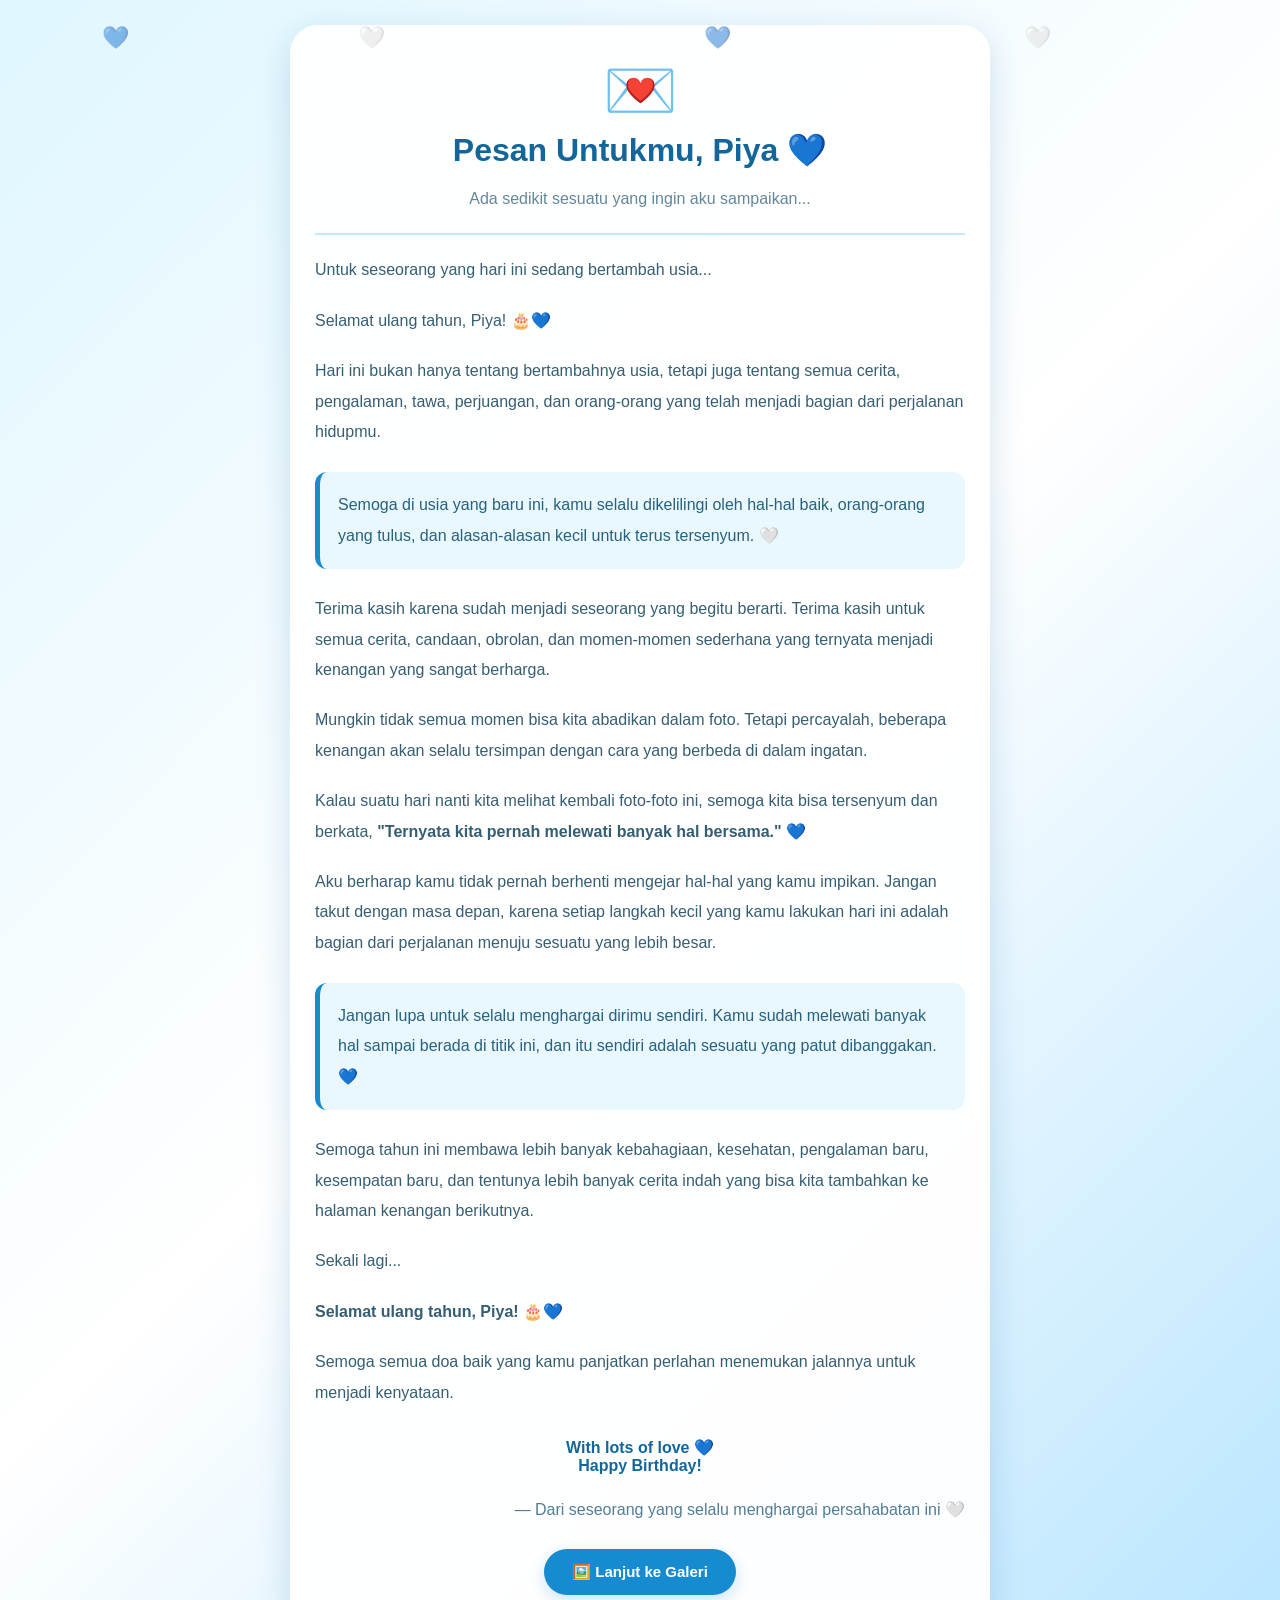
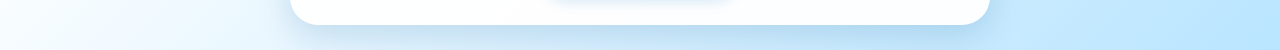
<file: pesan.html>
<!DOCTYPE html>
<html lang="id">
<head>
    <meta charset="UTF-8">
    <meta name="viewport" content="width=device-width, initial-scale=1.0">

    <title>Pesan Untuk Piya 💌</title>

    <style>
        * {
            box-sizing: border-box;
        }

        body {
            margin: 0;
            min-height: 100vh;
            font-family: Arial, sans-serif;

            background:
                linear-gradient(
                    135deg,
                    #dff6ff,
                    #ffffff,
                    #b9e5ff
                );

            color: #164b6b;
            padding: 25px 15px;
        }

        .container {
            width: 100%;
            max-width: 700px;
            margin: auto;
        }

        .card {
            background: rgba(255,255,255,0.96);
            border-radius: 28px;
            padding: 30px 25px;

            box-shadow:
                0 10px 35px rgba(0,90,150,0.18);
        }

        .envelope {
            text-align: center;
            font-size: 60px;
            margin-bottom: 5px;
        }

        h1 {
            text-align: center;
            color: #12669a;
            margin-top: 0;
        }

        .subtitle {
            text-align: center;
            color: #63879b;
            margin-bottom: 25px;
        }

        .line {
            height: 2px;
            background: #c5e8fa;
            margin: 20px 0;
        }

        .letter {
            font-size: 16px;
            line-height: 1.9;
            color: #365e73;
            text-align: left;
        }

        .letter p {
            margin-bottom: 20px;
        }

        .highlight {
            background: #e9f7ff;
            border-left: 5px solid #168bd0;

            padding: 18px;

            border-radius: 12px;

            margin: 25px 0;

            color: #28617d;
        }

        .closing {
            text-align: center;
            margin-top: 30px;
            color: #12669a;
            font-weight: bold;
        }

        .signature {
            text-align: right;
            margin-top: 25px;
            color: #527d96;
        }

        .button-area {
            text-align: center;
            margin-top: 30px;
        }

        button {
            border: none;

            background: #168bd0;
            color: white;

            padding: 14px 28px;

            border-radius: 25px;

            font-size: 15px;
            font-weight: bold;

            cursor: pointer;

            box-shadow:
                0 5px 15px rgba(0,120,190,0.2);
        }

        button:hover {
            background: #0d72ae;
        }

        .heart {
            position: fixed;
            font-size: 22px;

            animation: float 7s linear infinite;

            opacity: 0.5;

            pointer-events: none;
        }

        @keyframes float {

            0% {
                transform: translateY(100vh);
                opacity: 0;
            }

            20% {
                opacity: 0.5;
            }

            100% {
                transform: translateY(-10vh);
                opacity: 0;
            }
        }

        @media (max-width: 500px) {

            .card {
                padding: 25px 20px;
            }

            .letter {
                font-size: 15px;
                line-height: 1.8;
            }

        }

    </style>
</head>

<body>

    <div class="heart" style="left:8%; animation-delay:0s;">
        💙
    </div>

    <div class="heart" style="left:28%; animation-delay:2s;">
        🤍
    </div>

    <div class="heart" style="left:55%; animation-delay:4s;">
        💙
    </div>

    <div class="heart" style="left:80%; animation-delay:1s;">
        🤍
    </div>


    <div class="container">

        <div class="card">

            <div class="envelope">
                💌
            </div>

            <h1>
                Pesan Untukmu, Piya 💙
            </h1>

            <div class="subtitle">
                Ada sedikit sesuatu yang ingin aku sampaikan...
            </div>


            <div class="line"></div>


            <div class="letter">

                <p>
                    Untuk seseorang yang hari ini sedang bertambah
                    usia...
                </p>

                <p>
                    Selamat ulang tahun, Piya! 🎂💙
                </p>

                <p>
                    Hari ini bukan hanya tentang bertambahnya usia,
                    tetapi juga tentang semua cerita, pengalaman,
                    tawa, perjuangan, dan orang-orang yang telah
                    menjadi bagian dari perjalanan hidupmu.
                </p>

                <div class="highlight">

                    Semoga di usia yang baru ini, kamu selalu
                    dikelilingi oleh hal-hal baik, orang-orang
                    yang tulus, dan alasan-alasan kecil untuk
                    terus tersenyum. 🤍

                </div>

                <p>
                    Terima kasih karena sudah menjadi seseorang
                    yang begitu berarti. Terima kasih untuk semua
                    cerita, candaan, obrolan, dan momen-momen
                    sederhana yang ternyata menjadi kenangan
                    yang sangat berharga.
                </p>

                <p>
                    Mungkin tidak semua momen bisa kita abadikan
                    dalam foto. Tetapi percayalah, beberapa
                    kenangan akan selalu tersimpan dengan cara
                    yang berbeda di dalam ingatan.
                </p>

                <p>
                    Kalau suatu hari nanti kita melihat kembali
                    foto-foto ini, semoga kita bisa tersenyum dan
                    berkata,
                    <b>"Ternyata kita pernah melewati banyak
                    hal bersama." 💙</b>
                </p>

                <p>
                    Aku berharap kamu tidak pernah berhenti
                    mengejar hal-hal yang kamu impikan. Jangan
                    takut dengan masa depan, karena setiap
                    langkah kecil yang kamu lakukan hari ini
                    adalah bagian dari perjalanan menuju
                    sesuatu yang lebih besar.
                </p>

                <div class="highlight">

                    Jangan lupa untuk selalu menghargai dirimu
                    sendiri. Kamu sudah melewati banyak hal
                    sampai berada di titik ini, dan itu sendiri
                    adalah sesuatu yang patut dibanggakan. 💙

                </div>

                <p>
                    Semoga tahun ini membawa lebih banyak
                    kebahagiaan, kesehatan, pengalaman baru,
                    kesempatan baru, dan tentunya lebih banyak
                    cerita indah yang bisa kita tambahkan ke
                    halaman kenangan berikutnya.
                </p>

                <p>
                    Sekali lagi...
                </p>

                <p>
                    <b>
                        Selamat ulang tahun, Piya! 🎂💙
                    </b>
                </p>

                <p>
                    Semoga semua doa baik yang kamu panjatkan
                    perlahan menemukan jalannya untuk menjadi
                    kenyataan.
                </p>

            </div>


            <div class="closing">

                With lots of love 💙<br>
                Happy Birthday!

            </div>


            <div class="signature">

                — Dari seseorang yang selalu menghargai
                persahabatan ini 🤍

            </div>


            <div class="button-area">

                <button onclick="goToGallery()">
                    🖼️ Lanjut ke Galeri
                </button>

            </div>

        </div>

    </div>


    <script>

        function goToGallery() {

            window.location.href = "galeri.html";

        }

    </script>

</body>
</html>
</file>
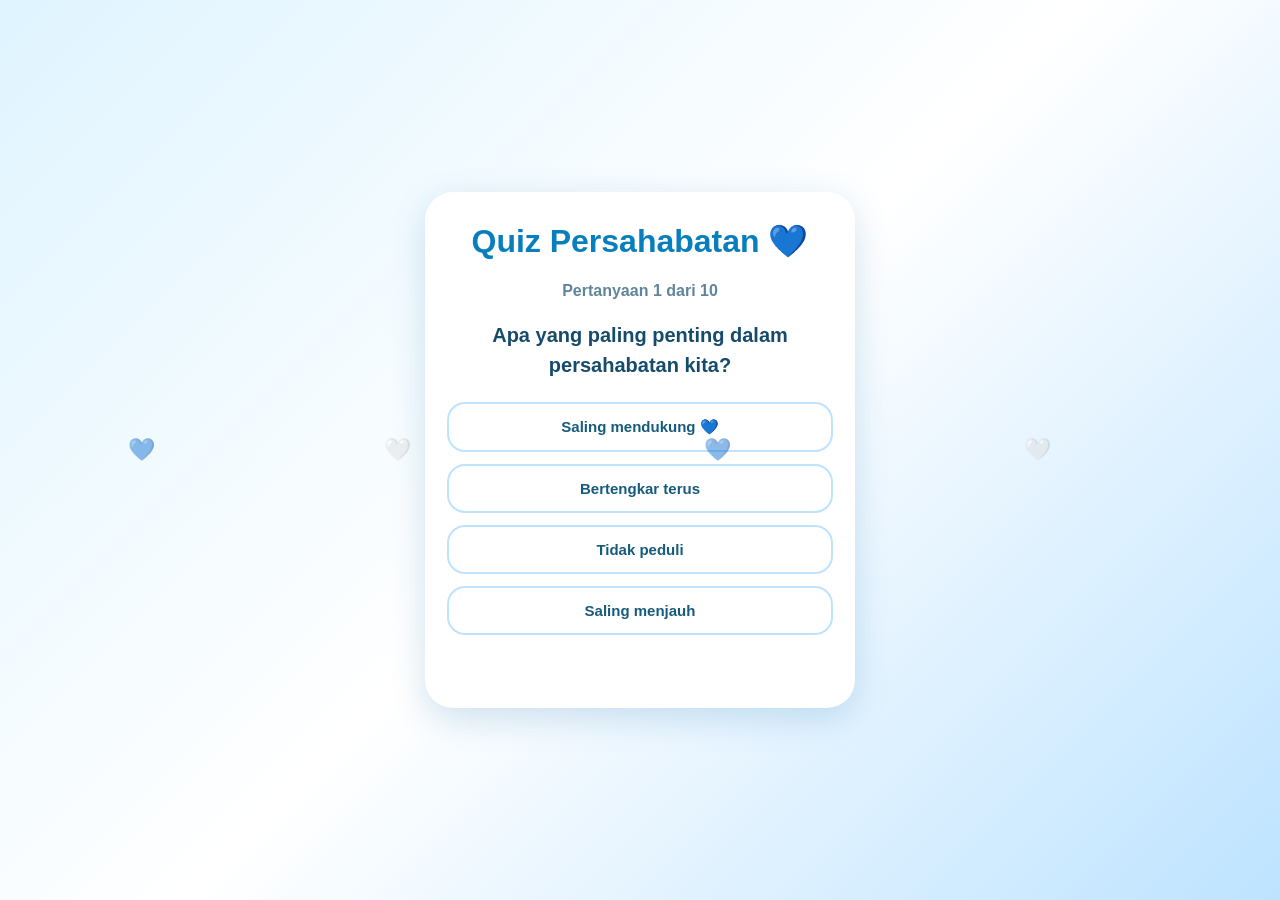
<file: quiz.html>
<!DOCTYPE html>
<html lang="id">
<head>
    <meta charset="UTF-8">
    <meta name="viewport" content="width=device-width, initial-scale=1.0">

    <title>Quiz Persahabatan 💙</title>

    <style>
        * {
            box-sizing: border-box;
        }

        body {
            margin: 0;
            min-height: 100vh;
            font-family: Arial, sans-serif;
            background: linear-gradient(135deg, #dff4ff, #ffffff, #bde3ff);
            color: #164b6b;
            display: flex;
            justify-content: center;
            align-items: center;
            padding: 20px;
        }

        .container {
            width: 100%;
            max-width: 430px;
        }

        .card {
            background: white;
            border-radius: 28px;
            padding: 30px 22px;
            box-shadow: 0 10px 35px rgba(0, 100, 160, 0.18);
            text-align: center;
        }

        h1 {
            color: #087fbd;
            margin-top: 0;
        }

        .progress {
            color: #60859a;
            font-weight: bold;
            margin-bottom: 20px;
        }

        .question {
            font-size: 20px;
            font-weight: bold;
            color: #164b6b;
            margin-bottom: 22px;
            line-height: 1.5;
        }

        .answers {
            display: flex;
            flex-direction: column;
            gap: 12px;
        }

        .answer {
            width: 100%;
            padding: 14px;
            border: 2px solid #bde3ff;
            border-radius: 18px;
            background: white;
            color: #165b7d;
            font-size: 15px;
            font-weight: bold;
            cursor: pointer;
            transition: 0.2s;
        }

        .answer:hover {
            background: #e8f7ff;
        }

        .answer.correct {
            background: #c9f7d5;
            border-color: #48b96b;
            color: #176b30;
        }

        .answer.wrong {
            background: #ffd7d7;
            border-color: #e66a6a;
            color: #9b2525;
        }

        .feedback {
            margin-top: 18px;
            font-weight: bold;
            min-height: 25px;
        }

        .next-question {
            margin-top: 20px;
            border: none;
            background: #168bd0;
            color: white;
            padding: 13px 25px;
            border-radius: 25px;
            font-size: 15px;
            font-weight: bold;
            cursor: pointer;
            display: none;
        }

        .next-question.show {
            display: inline-block;
        }

        /* HASIL QUIZ */

        #result {
            display: none;
        }

        .score {
            font-size: 65px;
            font-weight: bold;
            color: #087fbd;
            margin: 20px 0;
        }

        .result-text {
            font-size: 18px;
            line-height: 1.6;
            color: #527d96;
        }

        .next-page {
            margin-top: 25px;
            width: 100%;
            border: none;
            background: #168bd0;
            color: white;
            padding: 15px;
            border-radius: 25px;
            font-size: 17px;
            font-weight: bold;
            cursor: pointer;
            box-shadow: 0 5px 15px rgba(0, 120, 190, 0.2);
        }

        .next-page:hover {
            background: #0d72ae;
        }

        .heart {
            position: fixed;
            font-size: 22px;
            opacity: 0.5;
            animation: float 7s linear infinite;
            pointer-events: none;
        }

        @keyframes float {
            0% {
                transform: translateY(100vh);
                opacity: 0;
            }

            20% {
                opacity: 0.5;
            }

            100% {
                transform: translateY(-10vh);
                opacity: 0;
            }
        }
    </style>
</head>

<body>

    <div class="heart" style="left:10%; animation-delay:0s;">💙</div>
    <div class="heart" style="left:30%; animation-delay:2s;">🤍</div>
    <div class="heart" style="left:55%; animation-delay:4s;">💙</div>
    <div class="heart" style="left:80%; animation-delay:1s;">🤍</div>

    <div class="container">

        <!-- HALAMAN QUIZ -->

        <div class="card" id="quiz">

            <h1>Quiz Persahabatan 💙</h1>

            <div class="progress" id="progress">
                Pertanyaan 1 dari 10
            </div>

            <div class="question" id="question">
                Pertanyaan akan muncul di sini
            </div>

            <div class="answers" id="answers"></div>

            <div class="feedback" id="feedback"></div>

            <button class="next-question" id="nextQuestion">
                Pertanyaan Berikutnya ➜
            </button>

        </div>


        <!-- HALAMAN HASIL -->

        <div class="card" id="result">

            <h1>Quiz Selesai! 🎉</h1>

            <div class="score" id="score">
                0 / 10
            </div>

            <div class="result-text" id="resultText">
                Hebat banget! 🥰💙
            </div>

            <!-- TOMBOL KE HALAMAN KENANGAN -->

            <button class="next-page" onclick="keKenangan()">
                💙 Berikutnya — Foto Kenangan
            </button>

        </div>

    </div>


    <script>

        const questions = [

            {
                question: "Apa yang paling penting dalam persahabatan kita?",
                answers: [
                    "Saling mendukung 💙",
                    "Bertengkar terus",
                    "Tidak peduli",
                    "Saling menjauh"
                ],
                correct: 0
            },

            {
                question: "Kalau kita sedang bersama, biasanya kita...",
                answers: [
                    "Serius terus",
                    "Banyak ketawa 😂",
                    "Tidur sepanjang waktu",
                    "Diam saja"
                ],
                correct: 1
            },

            {
                question: "Apa yang membuat persahabatan kita tetap kuat?",
                answers: [
                    "Kejujuran 🤍",
                    "Rahasia",
                    "Saling menghindar",
                    "Tidak pernah berbicara"
                ],
                correct: 0
            },

            {
                question: "Kalau ada masalah, sebaiknya kita...",
                answers: [
                    "Saling menyalahkan",
                    "Diam saja",
                    "Membicarakannya baik-baik 💙",
                    "Pergi"
                ],
                correct: 2
            },

            {
                question: "Apa yang paling seru dilakukan bersama?",
                answers: [
                    "Membuat kenangan 📸",
                    "Bertengkar",
                    "Saling mengabaikan",
                    "Tidak melakukan apa-apa"
                ],
                correct: 0
            },

            {
                question: "Sahabat yang baik akan selalu...",
                answers: [
                    "Mendukung saat susah dan senang 🤍",
                    "Menghilang",
                    "Mengejek terus",
                    "Tidak peduli"
                ],
                correct: 0
            },

            {
                question: "Kenangan bersama sahabat biasanya...",
                answers: [
                    "Mudah dilupakan",
                    "Tidak berarti",
                    "Selalu punya cerita sendiri 💙",
                    "Tidak penting"
                ],
                correct: 2
            },

            {
                question: "Kalau sahabat sedang sedih, kita sebaiknya...",
                answers: [
                    "Meninggalkannya",
                    "Menghibur dan mendengarkan 🥰",
                    "Menertawakannya",
                    "Tidak peduli"
                ],
                correct: 1
            },

            {
                question: "Apa arti sahabat bagi kita?",
                answers: [
                    "Orang yang selalu ada 🤍",
                    "Orang asing",
                    "Teman sementara",
                    "Tidak ada arti"
                ],
                correct: 0
            },

            {
                question: "Apa yang ingin kita lakukan di masa depan?",
                answers: [
                    "Melupakan semua kenangan",
                    "Tidak bertemu lagi",
                    "Membuat lebih banyak kenangan bersama 💙✨",
                    "Berhenti berteman"
                ],
                correct: 2
            }

        ];


        let currentQuestion = 0;
        let score = 0;
        let answered = false;


        const questionElement =
            document.getElementById("question");

        const answersElement =
            document.getElementById("answers");

        const progressElement =
            document.getElementById("progress");

        const feedbackElement =
            document.getElementById("feedback");

        const nextQuestionButton =
            document.getElementById("nextQuestion");


        function showQuestion() {

            answered = false;

            feedbackElement.innerHTML = "";

            nextQuestionButton.classList.remove("show");

            const question = questions[currentQuestion];

            progressElement.innerHTML =
                "Pertanyaan " +
                (currentQuestion + 1) +
                " dari " +
                questions.length;

            questionElement.innerHTML =
                question.question;

            answersElement.innerHTML = "";


            question.answers.forEach((answer, index) => {

                const button =
                    document.createElement("button");

                button.className = "answer";

                button.innerHTML = answer;

                button.onclick = function() {
                    chooseAnswer(index, button);
                };

                answersElement.appendChild(button);

            });

        }


        function chooseAnswer(index, button) {

            if (answered) return;

            answered = true;

            const correct =
                questions[currentQuestion].correct;

            const allButtons =
                document.querySelectorAll(".answer");


            if (index === correct) {

                score++;

                button.classList.add("correct");

                feedbackElement.innerHTML =
                    "✅ Benar! Hebat banget! 💙";

            } else {

                button.classList.add("wrong");

                allButtons[correct].classList.add("correct");

                feedbackElement.innerHTML =
                    "❌ Kurang tepat! Jawaban yang benar sudah ditandai 💙";

            }


            nextQuestionButton.classList.add("show");

        }


        nextQuestionButton.onclick = function() {

            currentQuestion++;

            if (currentQuestion < questions.length) {

                showQuestion();

            } else {

                showResult();

            }

        };


        function showResult() {

            document.getElementById("quiz").style.display =
                "none";

            document.getElementById("result").style.display =
                "block";


            document.getElementById("score").innerHTML =
                score + " / " + questions.length;


            if (score === 10) {

                document.getElementById("resultText").innerHTML =
                    "Sempurna! 🥳💙<br>Kamu benar-benar mengenal persahabatan kita!";

            } else if (score >= 7) {

                document.getElementById("resultText").innerHTML =
                    "Hebat banget! 🥰💙<br>Kamu cukup mengenal persahabatan kita!";

            } else if (score >= 5) {

                document.getElementById("resultText").innerHTML =
                    "Lumayan! 😆💙<br>Masih banyak kenangan yang harus kita buat bersama!";

            } else {

                document.getElementById("resultText").innerHTML =
                    "Tidak apa-apa! 🤍<br>Yang penting persahabatan kita tetap bersama!";

            }

        }


        /* TOMBOL BERIKUTNYA */

        function keKenangan() {

            window.location.href = "kenangan.html";

        }


        showQuestion();

    </script>

</body>
</html>
</file>
